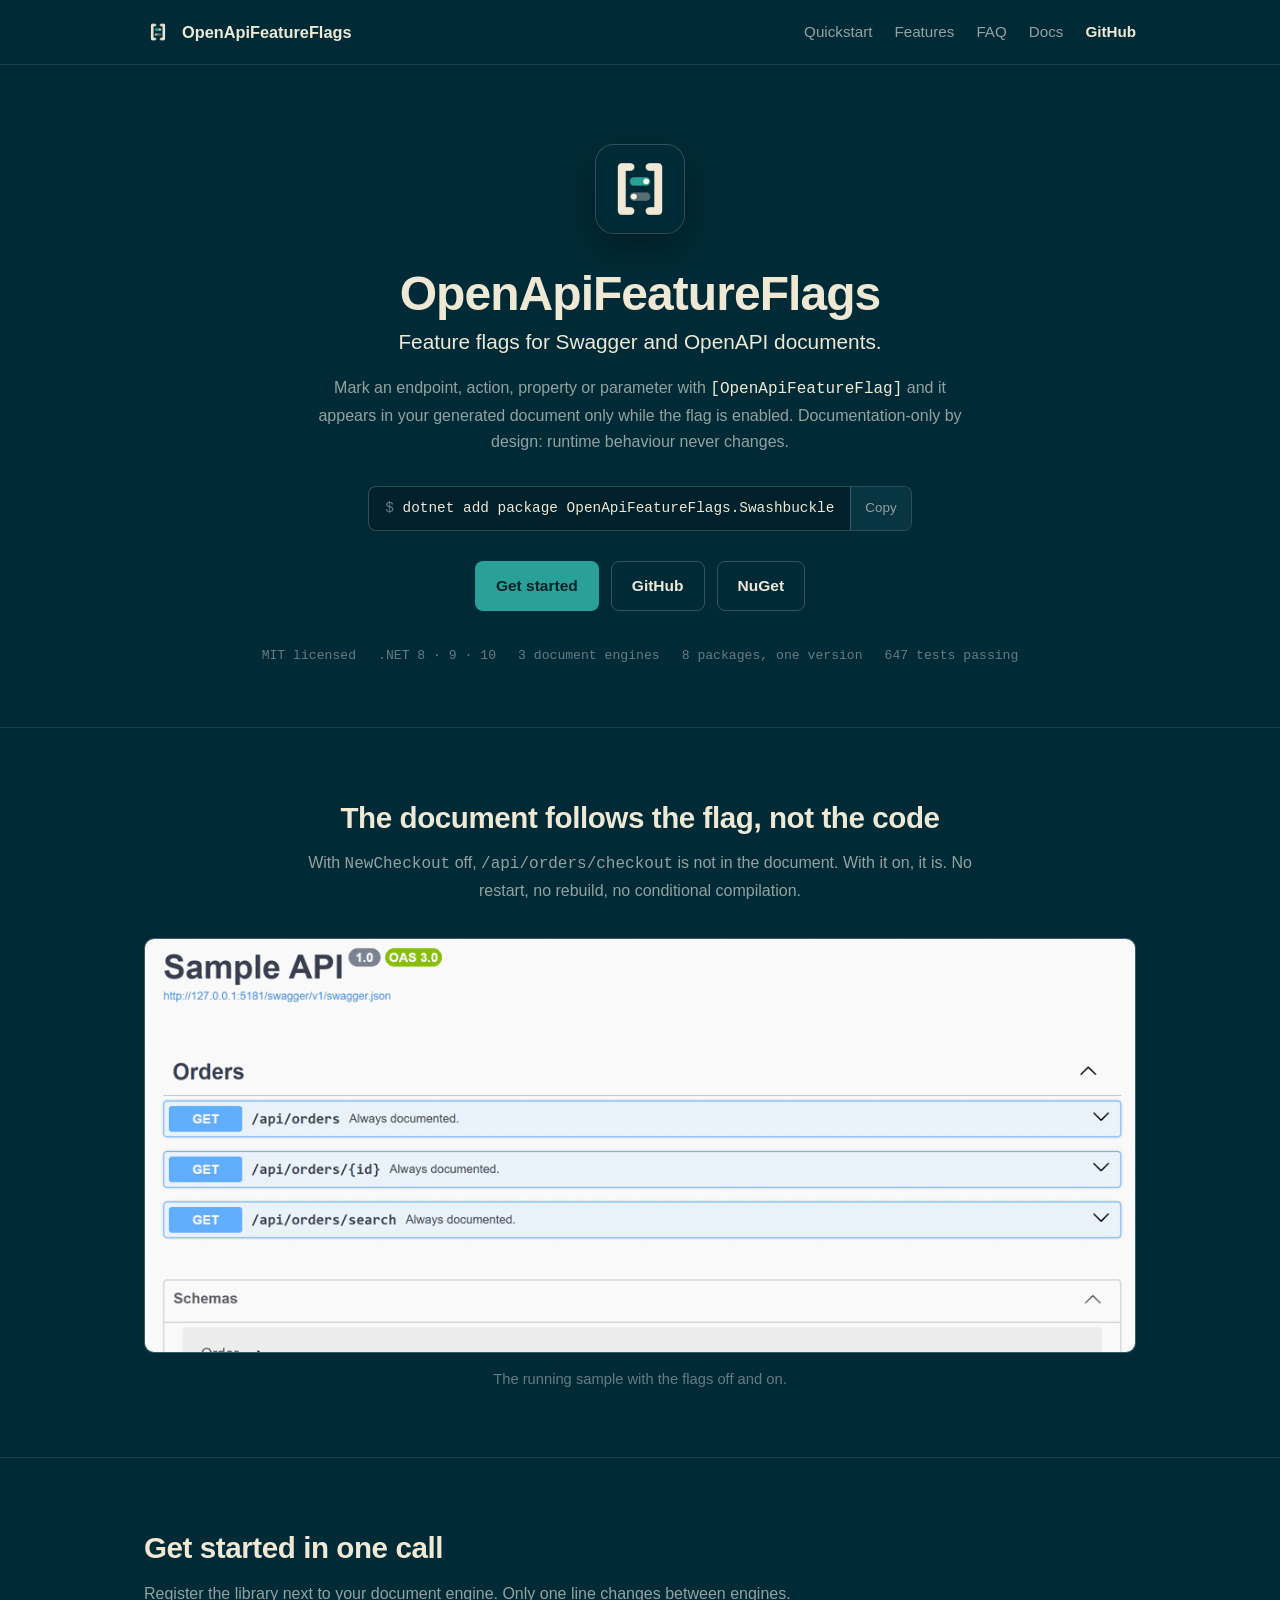
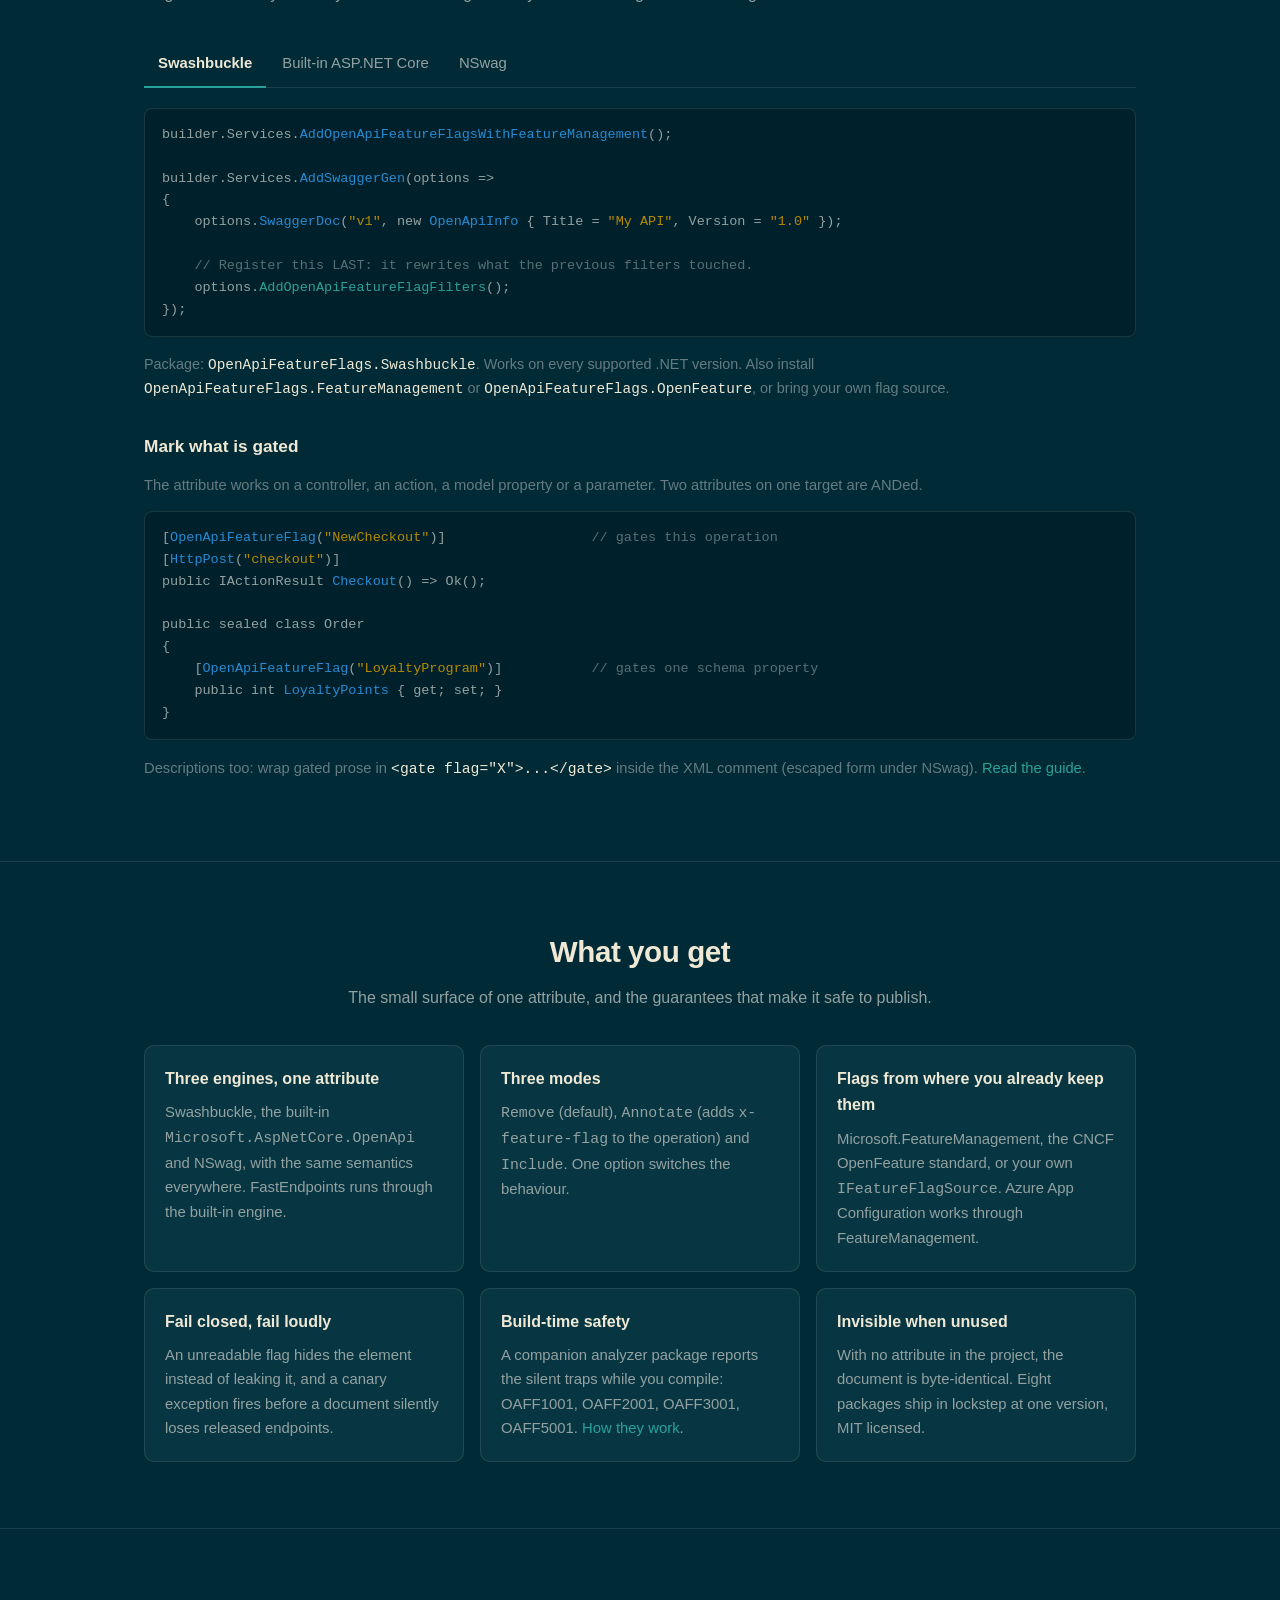
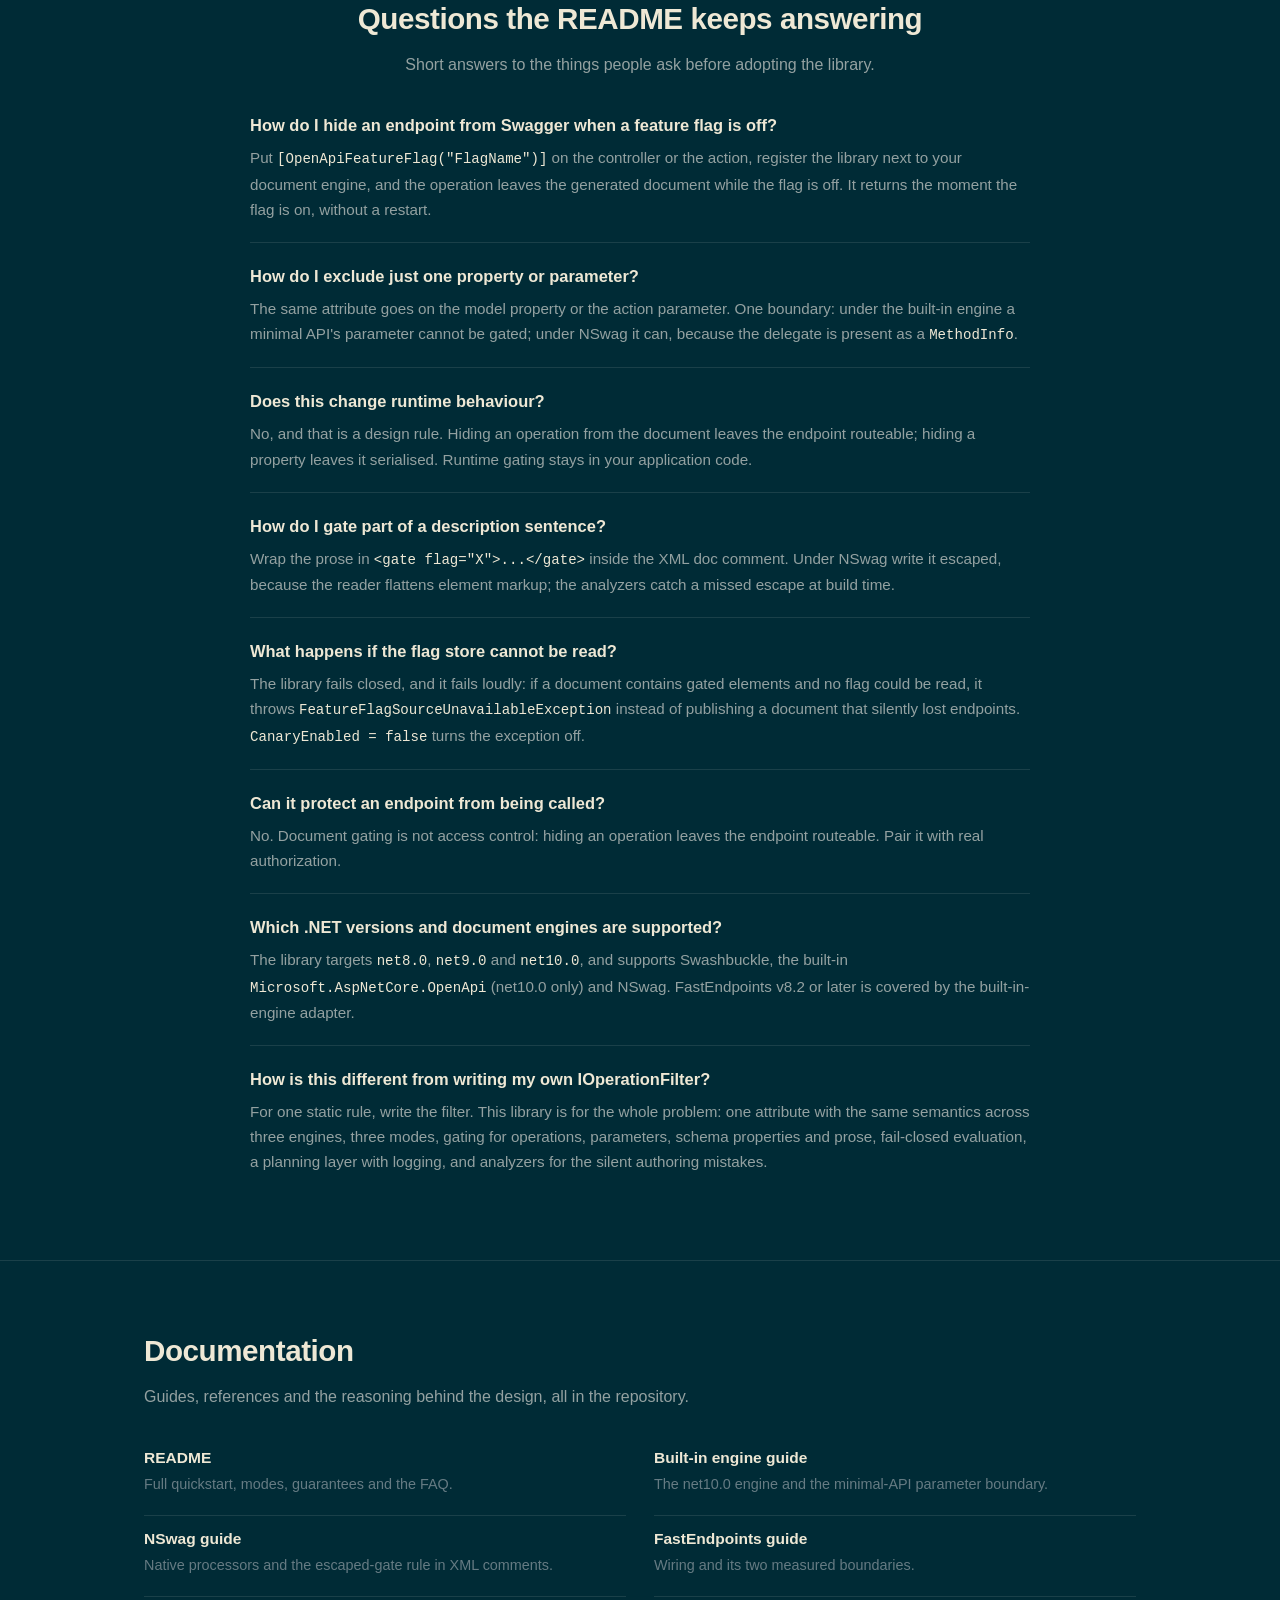
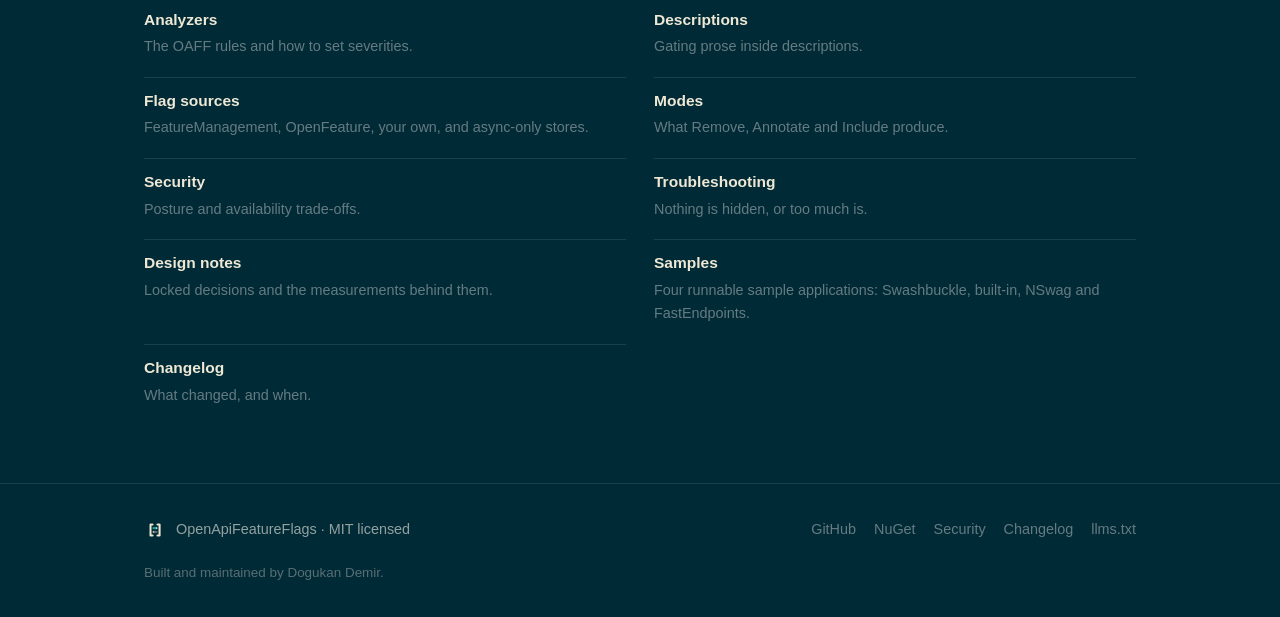
<file: site/index.html>
<!doctype html>
<html lang="en">
<head>
<meta charset="utf-8">
<meta name="viewport" content="width=device-width, initial-scale=1">
<title>OpenApiFeatureFlags: feature flags for Swagger and OpenAPI documents</title>
<meta name="description" content="Hide feature-flagged endpoints, actions, parameters and schema properties from your Swagger and OpenAPI documents on .NET until the flag is enabled. Works with Swashbuckle, the built-in Microsoft.AspNetCore.OpenApi and NSwag.">
<meta name="author" content="Dogukan Demir">
<link rel="canonical" href="https://dogukandemir.github.io/OpenApiFeatureFlags/">
<meta name="theme-color" content="#002b36">
<meta property="og:type" content="website">
<meta property="og:site_name" content="OpenApiFeatureFlags">
<meta property="og:title" content="OpenApiFeatureFlags: feature flags for Swagger and OpenAPI documents">
<meta property="og:description" content="Hide feature-flagged endpoints, actions, parameters and schema properties from your Swagger and OpenAPI documents on .NET until the flag is enabled.">
<meta property="og:url" content="https://dogukandemir.github.io/OpenApiFeatureFlags/">
<meta property="og:image" content="https://dogukandemir.github.io/OpenApiFeatureFlags/assets/og-image.png">
<meta name="twitter:card" content="summary_large_image">
<link rel="icon" type="image/svg+xml" href="assets/icon.svg">
<link rel="alternate icon" type="image/png" href="assets/icon-128.png">
<link rel="stylesheet" href="style.css">
<script type="application/ld+json">
{
  "@context": "https://schema.org",
  "@type": "SoftwareApplication",
  "name": "OpenApiFeatureFlags",
  "alternateName": "OpenAPI feature flags for .NET",
  "description": "Feature flags for Swagger and OpenAPI documents on .NET. Hide flagged endpoints, actions, parameters and schema properties from the generated document until the flag is enabled.",
  "url": "https://dogukandemir.github.io/OpenApiFeatureFlags/",
  "codeRepository": "https://github.com/dogukandemir/OpenApiFeatureFlags",
  "applicationCategory": "DeveloperApplication",
  "operatingSystem": ".NET 8, .NET 9, .NET 10",
  "programmingLanguage": "C#",
  "license": "https://github.com/dogukandemir/OpenApiFeatureFlags/blob/main/LICENSE",
  "offers": { "@type": "Offer", "price": "0", "priceCurrency": "USD" },
  "author": { "@type": "Person", "name": "Dogukan Demir", "url": "https://github.com/dogukandemir" }
}
</script>
<script type="application/ld+json">
{
  "@context": "https://schema.org",
  "@type": "FAQPage",
  "mainEntity": [
    {
      "@type": "Question",
      "name": "How do I hide an endpoint from Swagger when a feature flag is off?",
      "acceptedAnswer": { "@type": "Answer", "text": "Put [OpenApiFeatureFlag(\"FlagName\")] on the controller or the action, register the library next to your document engine, and the operation leaves the generated document while the flag is off. It returns the moment the flag is on, without a restart." }
    },
    {
      "@type": "Question",
      "name": "How do I exclude just one property or parameter from the document?",
      "acceptedAnswer": { "@type": "Answer", "text": "The same attribute goes on the model property or the action parameter. One boundary: under the built-in engine a minimal API's parameter cannot be gated; under NSwag it can, because the delegate is present as a MethodInfo." }
    },
    {
      "@type": "Question",
      "name": "Does document gating change runtime behaviour?",
      "acceptedAnswer": { "@type": "Answer", "text": "No, and that is a design rule. Hiding an operation from the document leaves the endpoint routeable; hiding a property leaves it serialised. Runtime gating stays in your application code." }
    },
    {
      "@type": "Question",
      "name": "How do I gate part of a description sentence?",
      "acceptedAnswer": { "@type": "Answer", "text": "Wrap the prose in a gate element inside the XML doc comment. Under NSwag write it escaped, because the reader flattens element markup; the analyzers catch a missed escape at build time." }
    },
    {
      "@type": "Question",
      "name": "What happens if the flag store cannot be read?",
      "acceptedAnswer": { "@type": "Answer", "text": "The library fails closed, and it fails loudly: if a document contains gated elements and no flag could be read, it throws FeatureFlagSourceUnavailableException instead of publishing a document that silently lost endpoints. CanaryEnabled = false turns the exception off." }
    },
    {
      "@type": "Question",
      "name": "Can it protect an endpoint from being called?",
      "acceptedAnswer": { "@type": "Answer", "text": "No. Document gating is not access control: hiding an operation leaves the endpoint routeable. Pair it with real authorization." }
    },
    {
      "@type": "Question",
      "name": "Which .NET versions and document engines are supported?",
      "acceptedAnswer": { "@type": "Answer", "text": "The library targets net8.0, net9.0 and net10.0, and supports Swashbuckle, the built-in Microsoft.AspNetCore.OpenApi (net10.0 only) and NSwag. FastEndpoints v8.2 or later is covered by the built-in-engine adapter." }
    },
    {
      "@type": "Question",
      "name": "How is this different from writing my own IOperationFilter?",
      "acceptedAnswer": { "@type": "Answer", "text": "For one static rule, write the filter. This library is for the whole problem: one attribute with the same semantics across three engines, three modes, gating for operations, parameters, schema properties and prose, fail-closed evaluation, a planning layer with logging, and analyzers for the silent authoring mistakes." }
    }
  ]
}
</script>
</head>
<body>
<a class="skip" href="#main">Skip to content</a>

<header class="site-header">
  <div class="container">
    <a class="brand" href="./">
      <img src="assets/icon-128.png" alt="OpenApiFeatureFlags mark" width="28" height="28">
      OpenApiFeatureFlags
    </a>
    <nav class="nav" aria-label="Main">
      <a href="#quickstart">Quickstart</a>
      <a href="#features">Features</a>
      <a href="#faq">FAQ</a>
      <a class="nav-docs" href="#docs">Docs</a>
      <a class="nav-github" href="https://github.com/dogukandemir/OpenApiFeatureFlags">GitHub</a>
    </nav>
  </div>
</header>

<main id="main">

  <section class="hero">
    <div class="container">
      <img class="mark" src="assets/icon-256.png" alt="The OpenApiFeatureFlags mark: two toggle pills between square brackets, in Solarized cyan" width="88" height="88">
      <h1>OpenApiFeatureFlags</h1>
      <p class="tagline">Feature flags for Swagger and OpenAPI documents.</p>
      <p class="lede">Mark an endpoint, action, property or parameter with <code>[OpenApiFeatureFlag]</code> and it appears in your generated document only while the flag is enabled. Documentation-only by design: runtime behaviour never changes.</p>
      <div class="install">
        <code id="install-cmd"><span class="prompt">$</span> dotnet add package OpenApiFeatureFlags.Swashbuckle</code>
        <button data-copy="#install-cmd" aria-label="Copy the install command">Copy</button>
      </div>
      <div class="actions">
        <a class="btn btn-primary" href="#quickstart">Get started</a>
        <a class="btn btn-secondary" href="https://github.com/dogukandemir/OpenApiFeatureFlags">GitHub</a>
        <a class="btn btn-secondary" href="https://www.nuget.org/packages/OpenApiFeatureFlags">NuGet</a>
      </div>
      <div class="stats">
        <span>MIT licensed</span>
        <span>.NET 8 &middot; 9 &middot; 10</span>
        <span>3 document engines</span>
        <span>8 packages, one version</span>
        <span>647 tests passing</span>
      </div>
    </div>
  </section>

  <section class="section">
    <div class="container">
      <div class="section-head center">
        <h2>The document follows the flag, not the code</h2>
        <p>With <code>NewCheckout</code> off, <code>/api/orders/checkout</code> is not in the document. With it on, it is. No restart, no rebuild, no conditional compilation.</p>
      </div>
      <div class="demo-frame">
        <img src="assets/demo-toggle.gif" alt="The sample application's Swagger UI with the NewCheckout flag off, then on; the checkout operation appears without a restart" width="1080" height="450" loading="lazy">
      </div>
      <p class="demo-caption">The running sample with the flags off and on.</p>
    </div>
  </section>

  <section class="section" id="quickstart">
    <div class="container">
      <div class="section-head">
        <h2>Get started in one call</h2>
        <p>Register the library next to your document engine. Only one line changes between engines.</p>
      </div>
      <div class="tabs" role="tablist" aria-label="Document engine">
        <button role="tab" id="tab-swashbuckle" aria-controls="panel-swashbuckle" aria-selected="true">Swashbuckle</button>
        <button role="tab" id="tab-builtin" aria-controls="panel-builtin" aria-selected="false" tabindex="-1">Built-in ASP.NET Core</button>
        <button role="tab" id="tab-nswag" aria-controls="panel-nswag" aria-selected="false" tabindex="-1">NSwag</button>
      </div>

      <div role="tabpanel" id="panel-swashbuckle" aria-labelledby="tab-swashbuckle" class="tabpanel">
        <pre><code>builder.Services.<span class="n">AddOpenApiFeatureFlagsWithFeatureManagement</span>();

builder.Services.<span class="n">AddSwaggerGen</span>(options =&gt;
{
    options.<span class="n">SwaggerDoc</span>(<span class="s">"v1"</span>, new <span class="n">OpenApiInfo</span> { Title = <span class="s">"My API"</span>, Version = <span class="s">"1.0"</span> });

    <span class="c">// Register this LAST: it rewrites what the previous filters touched.</span>
    options.<span class="hl">AddOpenApiFeatureFlagFilters</span>();
});</code></pre>
        <p class="engine-note">Package: <code class="inline">OpenApiFeatureFlags.Swashbuckle</code>. Works on every supported .NET version. Also install <code class="inline">OpenApiFeatureFlags.FeatureManagement</code> or <code class="inline">OpenApiFeatureFlags.OpenFeature</code>, or bring your own flag source.</p>
      </div>

      <div role="tabpanel" id="panel-builtin" aria-labelledby="tab-builtin" class="tabpanel" hidden>
        <pre><code>builder.Services.<span class="n">AddOpenApiFeatureFlagsWithFeatureManagement</span>();

builder.Services.<span class="n">AddOpenApi</span>(options =&gt;
{
    options.<span class="hl">AddOpenApiFeatureFlagTransformers</span>();
});</code></pre>
        <p class="engine-note">Package: <code class="inline">OpenApiFeatureFlags.AspNetCore</code>. <strong>.NET 10 only.</strong> FastEndpoints v8.2 or later runs through this engine.</p>
      </div>

      <div role="tabpanel" id="panel-nswag" aria-labelledby="tab-nswag" class="tabpanel" hidden>
        <pre><code>builder.Services.<span class="n">AddOpenApiFeatureFlagsWithFeatureManagement</span>();

builder.Services.<span class="n">AddOpenApiDocument</span>((settings, services) =&gt;
{
    settings.<span class="hl">AddOpenApiFeatureFlagProcessors</span>(services);
});</code></pre>
        <p class="engine-note">Package: <code class="inline">OpenApiFeatureFlags.NSwag</code>. The two-argument overload is required: it hands over the real service provider.</p>
      </div>

      <h3 class="qs-sub">Mark what is gated</h3>
      <p class="qs-note">The attribute works on a controller, an action, a model property or a parameter. Two attributes on one target are ANDed.</p>
      <pre><code>[<span class="n">OpenApiFeatureFlag</span>(<span class="s">"NewCheckout"</span>)]                  <span class="c">// gates this operation</span>
[<span class="n">HttpPost</span>(<span class="s">"checkout"</span>)]
public IActionResult <span class="n">Checkout</span>() =&gt; Ok();

public sealed class Order
{
    [<span class="n">OpenApiFeatureFlag</span>(<span class="s">"LoyaltyProgram"</span>)]           <span class="c">// gates one schema property</span>
    public int <span class="n">LoyaltyPoints</span> { get; set; }
}</code></pre>
      <p class="qs-note">Descriptions too: wrap gated prose in <code class="inline">&lt;gate flag="X"&gt;...&lt;/gate&gt;</code> inside the XML comment (escaped form under NSwag). <a href="https://github.com/dogukandemir/OpenApiFeatureFlags/blob/main/docs/descriptions.md">Read the guide</a>.</p>
    </div>
  </section>

  <section class="section" id="features">
    <div class="container">
      <div class="section-head center">
        <h2>What you get</h2>
        <p>The small surface of one attribute, and the guarantees that make it safe to publish.</p>
      </div>
      <div class="cards">
        <div class="card">
          <h3>Three engines, one attribute</h3>
          <p>Swashbuckle, the built-in <code>Microsoft.AspNetCore.OpenApi</code> and NSwag, with the same semantics everywhere. FastEndpoints runs through the built-in engine.</p>
        </div>
        <div class="card">
          <h3>Three modes</h3>
          <p><code>Remove</code> (default), <code>Annotate</code> (adds <code>x-feature-flag</code> to the operation) and <code>Include</code>. One option switches the behaviour.</p>
        </div>
        <div class="card">
          <h3>Flags from where you already keep them</h3>
          <p>Microsoft.FeatureManagement, the CNCF OpenFeature standard, or your own <code>IFeatureFlagSource</code>. Azure App Configuration works through FeatureManagement.</p>
        </div>
        <div class="card">
          <h3>Fail closed, fail loudly</h3>
          <p>An unreadable flag hides the element instead of leaking it, and a canary exception fires before a document silently loses released endpoints.</p>
        </div>
        <div class="card">
          <h3>Build-time safety</h3>
          <p>A companion analyzer package reports the silent traps while you compile: OAFF1001, OAFF2001, OAFF3001, OAFF5001. <a href="https://github.com/dogukandemir/OpenApiFeatureFlags/blob/main/docs/analyzers.md">How they work</a>.</p>
        </div>
        <div class="card">
          <h3>Invisible when unused</h3>
          <p>With no attribute in the project, the document is byte-identical. Eight packages ship in lockstep at one version, MIT licensed.</p>
        </div>
      </div>
    </div>
  </section>

  <section class="section" id="faq">
    <div class="container">
      <div class="section-head center">
        <h2>Questions the README keeps answering</h2>
        <p>Short answers to the things people ask before adopting the library.</p>
      </div>
      <div class="faq">
        <div class="faq-item">
          <h3>How do I hide an endpoint from Swagger when a feature flag is off?</h3>
          <p>Put <code>[OpenApiFeatureFlag("FlagName")]</code> on the controller or the action, register the library next to your document engine, and the operation leaves the generated document while the flag is off. It returns the moment the flag is on, without a restart.</p>
        </div>
        <div class="faq-item">
          <h3>How do I exclude just one property or parameter?</h3>
          <p>The same attribute goes on the model property or the action parameter. One boundary: under the built-in engine a minimal API's parameter cannot be gated; under NSwag it can, because the delegate is present as a <code>MethodInfo</code>.</p>
        </div>
        <div class="faq-item">
          <h3>Does this change runtime behaviour?</h3>
          <p>No, and that is a design rule. Hiding an operation from the document leaves the endpoint routeable; hiding a property leaves it serialised. Runtime gating stays in your application code.</p>
        </div>
        <div class="faq-item">
          <h3>How do I gate part of a description sentence?</h3>
          <p>Wrap the prose in <code>&lt;gate flag="X"&gt;...&lt;/gate&gt;</code> inside the XML doc comment. Under NSwag write it escaped, because the reader flattens element markup; the analyzers catch a missed escape at build time.</p>
        </div>
        <div class="faq-item">
          <h3>What happens if the flag store cannot be read?</h3>
          <p>The library fails closed, and it fails loudly: if a document contains gated elements and no flag could be read, it throws <code>FeatureFlagSourceUnavailableException</code> instead of publishing a document that silently lost endpoints. <code>CanaryEnabled = false</code> turns the exception off.</p>
        </div>
        <div class="faq-item">
          <h3>Can it protect an endpoint from being called?</h3>
          <p>No. Document gating is not access control: hiding an operation leaves the endpoint routeable. Pair it with real authorization.</p>
        </div>
        <div class="faq-item">
          <h3>Which .NET versions and document engines are supported?</h3>
          <p>The library targets <code>net8.0</code>, <code>net9.0</code> and <code>net10.0</code>, and supports Swashbuckle, the built-in <code>Microsoft.AspNetCore.OpenApi</code> (net10.0 only) and NSwag. FastEndpoints v8.2 or later is covered by the built-in-engine adapter.</p>
        </div>
        <div class="faq-item">
          <h3>How is this different from writing my own IOperationFilter?</h3>
          <p>For one static rule, write the filter. This library is for the whole problem: one attribute with the same semantics across three engines, three modes, gating for operations, parameters, schema properties and prose, fail-closed evaluation, a planning layer with logging, and analyzers for the silent authoring mistakes.</p>
        </div>
      </div>
    </div>
  </section>

  <section class="section" id="docs">
    <div class="container">
      <div class="section-head">
        <h2>Documentation</h2>
        <p>Guides, references and the reasoning behind the design, all in the repository.</p>
      </div>
      <div class="docs-grid">
        <div class="docs-item">
          <a class="doc-link" href="https://github.com/dogukandemir/OpenApiFeatureFlags/blob/main/README.md">README</a>
          <span class="desc">Full quickstart, modes, guarantees and the FAQ.</span>
        </div>
        <div class="docs-item">
          <a class="doc-link" href="https://github.com/dogukandemir/OpenApiFeatureFlags/blob/main/docs/aspnetcore.md">Built-in engine guide</a>
          <span class="desc">The net10.0 engine and the minimal-API parameter boundary.</span>
        </div>
        <div class="docs-item">
          <a class="doc-link" href="https://github.com/dogukandemir/OpenApiFeatureFlags/blob/main/docs/nswag.md">NSwag guide</a>
          <span class="desc">Native processors and the escaped-gate rule in XML comments.</span>
        </div>
        <div class="docs-item">
          <a class="doc-link" href="https://github.com/dogukandemir/OpenApiFeatureFlags/blob/main/docs/fastendpoints.md">FastEndpoints guide</a>
          <span class="desc">Wiring and its two measured boundaries.</span>
        </div>
        <div class="docs-item">
          <a class="doc-link" href="https://github.com/dogukandemir/OpenApiFeatureFlags/blob/main/docs/analyzers.md">Analyzers</a>
          <span class="desc">The OAFF rules and how to set severities.</span>
        </div>
        <div class="docs-item">
          <a class="doc-link" href="https://github.com/dogukandemir/OpenApiFeatureFlags/blob/main/docs/descriptions.md">Descriptions</a>
          <span class="desc">Gating prose inside descriptions.</span>
        </div>
        <div class="docs-item">
          <a class="doc-link" href="https://github.com/dogukandemir/OpenApiFeatureFlags/blob/main/docs/flag-sources.md">Flag sources</a>
          <span class="desc">FeatureManagement, OpenFeature, your own, and async-only stores.</span>
        </div>
        <div class="docs-item">
          <a class="doc-link" href="https://github.com/dogukandemir/OpenApiFeatureFlags/blob/main/docs/modes.md">Modes</a>
          <span class="desc">What Remove, Annotate and Include produce.</span>
        </div>
        <div class="docs-item">
          <a class="doc-link" href="https://github.com/dogukandemir/OpenApiFeatureFlags/blob/main/docs/security.md">Security</a>
          <span class="desc">Posture and availability trade-offs.</span>
        </div>
        <div class="docs-item">
          <a class="doc-link" href="https://github.com/dogukandemir/OpenApiFeatureFlags/blob/main/docs/troubleshooting.md">Troubleshooting</a>
          <span class="desc">Nothing is hidden, or too much is.</span>
        </div>
        <div class="docs-item">
          <a class="doc-link" href="https://github.com/dogukandemir/OpenApiFeatureFlags/blob/main/docs/design.md">Design notes</a>
          <span class="desc">Locked decisions and the measurements behind them.</span>
        </div>
        <div class="docs-item">
          <a class="doc-link" href="https://github.com/dogukandemir/OpenApiFeatureFlags/tree/main/samples">Samples</a>
          <span class="desc">Four runnable sample applications: Swashbuckle, built-in, NSwag and FastEndpoints.</span>
        </div>
        <div class="docs-item">
          <a class="doc-link" href="https://github.com/dogukandemir/OpenApiFeatureFlags/blob/main/CHANGELOG.md">Changelog</a>
          <span class="desc">What changed, and when.</span>
        </div>
      </div>
    </div>
  </section>

</main>

<footer class="site-footer">
  <div class="container">
    <div class="foot-brand">
      <img src="assets/icon-128.png" alt="" width="22" height="22">
      <span>OpenApiFeatureFlags &middot; MIT licensed</span>
    </div>
    <nav aria-label="Footer">
      <a href="https://github.com/dogukandemir/OpenApiFeatureFlags">GitHub</a>
      <a href="https://www.nuget.org/packages/OpenApiFeatureFlags">NuGet</a>
      <a href="https://github.com/dogukandemir/OpenApiFeatureFlags/blob/main/SECURITY.md">Security</a>
      <a href="https://github.com/dogukandemir/OpenApiFeatureFlags/blob/main/CHANGELOG.md">Changelog</a>
      <a href="llms.txt">llms.txt</a>
    </nav>
    <p class="colophon">Built and maintained by Dogukan Demir.</p>
  </div>
</footer>

<script src="script.js" defer></script>
</body>
</html>
</file>
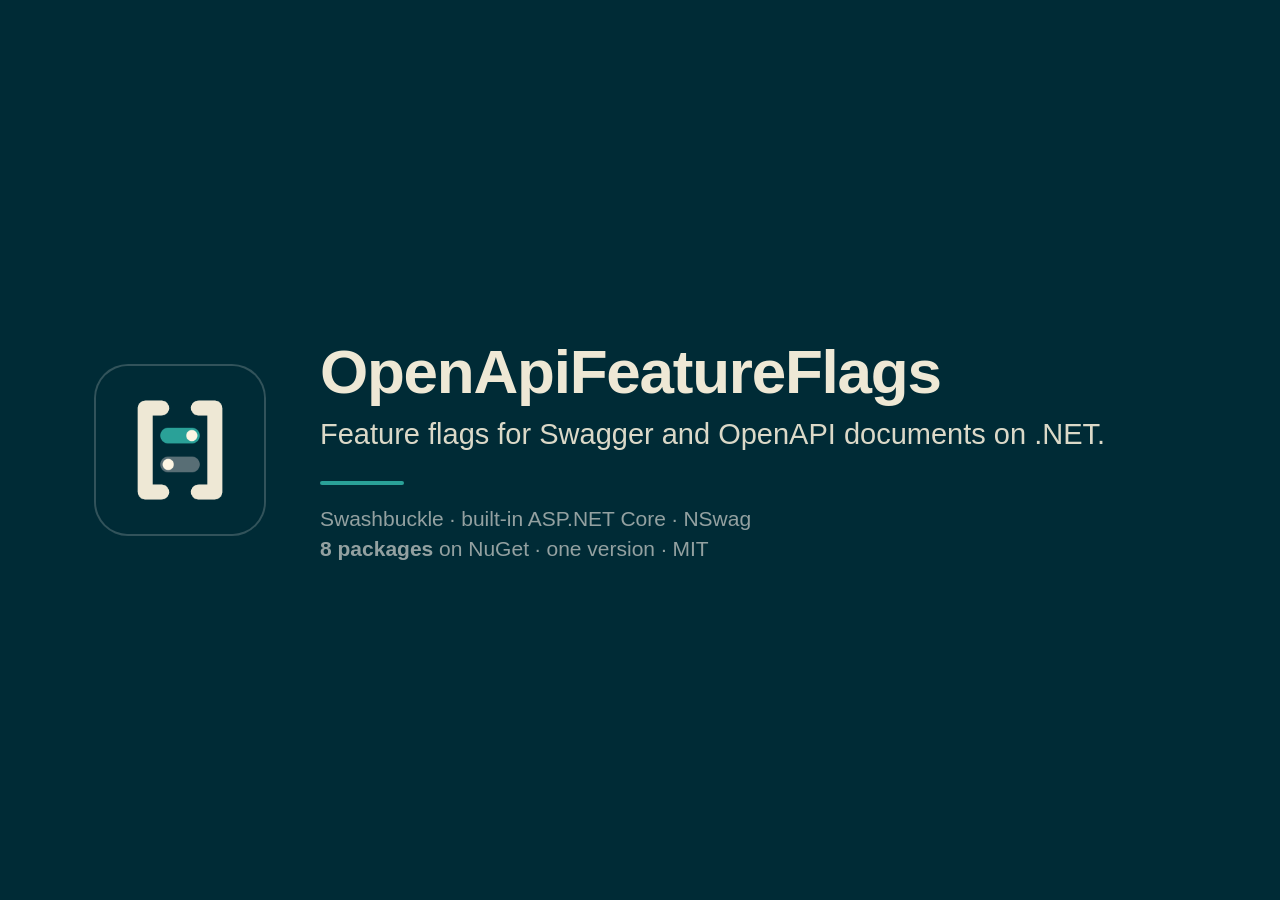
<file: site/og.html>
<!doctype html>
<html lang="en">
<head>
<meta charset="utf-8">
<meta name="viewport" content="width=device-width, initial-scale=1">
<title>OpenApiFeatureFlags</title>
<style>
  :root {
    --bg: #002b36;
    --text: #93a1a1;
    --text-strong: #eee8d5;
    --accent: #2aa198;
  }
  * { box-sizing: border-box; margin: 0; }
  html, body { width: 100%; height: 100vh; overflow: hidden; }
  body {
    background: var(--bg);
    color: var(--text);
    font-family: -apple-system, BlinkMacSystemFont, "Segoe UI", Roboto, "Helvetica Neue", Arial, sans-serif;
    display: flex;
    align-items: center;
    padding: 0 96px;
  }
  img { width: 168px; height: 168px; border-radius: 32px; box-shadow: 0 0 0 2px rgba(147,161,161,.34); flex: none; }
  .copy { margin-left: 56px; }
  h1 { font-size: 62px; letter-spacing: -0.02em; color: var(--text-strong); line-height: 1.05; }
  .tag { margin-top: 14px; font-size: 29px; color: var(--text-strong); opacity: .92; }
  .meta { margin-top: 22px; font-size: 21px; color: var(--text); }
  .meta2 { margin-top: 6px; font-size: 21px; color: var(--text); }
  .meta b { color: var(--accent); font-weight: 600; }
  .rule { width: 84px; height: 4px; background: var(--accent); border-radius: 2px; margin-top: 30px; }
</style>
</head>
<body>
  <img src="assets/icon-256.png" alt="OpenApiFeatureFlags mark">
  <div class="copy">
    <h1>OpenApiFeatureFlags</h1>
    <p class="tag">Feature flags for Swagger and OpenAPI documents on .NET.</p>
    <div class="rule"></div>
    <p class="meta">Swashbuckle &middot; built-in ASP.NET Core &middot; NSwag</p>
    <p class="meta2"><b>8 packages</b> on NuGet &middot; one version &middot; MIT</p>
  </div>
</body>
</html>
</file>
<file: site/style.css>
/* OpenApiFeatureFlags website. Solarized dark palette, matching the project mark.
   Hand-rolled, no frameworks, no external requests. */

:root {
  --bg: #002b36;
  --bg-elev: #073642;
  --bg-code: #00212b;
  --border: rgba(147, 161, 161, 0.18);
  --border-strong: rgba(147, 161, 161, 0.34);
  --text: #93a1a1;
  --text-dim: #657b83;
  --text-faint: #586e75;
  --text-strong: #eee8d5;
  --accent: #2aa198;
  --accent-bright: #35b5ac;
  --yellow: #b58900;
  --blue: #268bd2;
  --mono: ui-monospace, "Cascadia Code", "SF Mono", Menlo, Consolas, monospace;
  --sans: -apple-system, BlinkMacSystemFont, "Segoe UI", Roboto, "Helvetica Neue", Arial, sans-serif;
  --radius: 10px;
  --container: 1040px;
}

* { box-sizing: border-box; }

html { scroll-behavior: smooth; }
@media (prefers-reduced-motion: reduce) { html { scroll-behavior: auto; } }

body {
  margin: 0;
  background: var(--bg);
  color: var(--text);
  font-family: var(--sans);
  font-size: 16px;
  line-height: 1.65;
  -webkit-font-smoothing: antialiased;
  text-rendering: optimizeLegibility;
}

a { color: var(--accent); text-decoration: none; }
a:hover { text-decoration: underline; }

::selection { background: rgba(42, 161, 152, 0.35); color: var(--text-strong); }
:focus-visible { outline: 2px solid var(--accent); outline-offset: 2px; border-radius: 2px; }

.container { max-width: var(--container); margin: 0 auto; padding: 0 24px; }

/* Header */
.site-header {
  position: sticky;
  top: 0;
  z-index: 20;
  background: var(--bg);
  border-bottom: 1px solid var(--border);
}
.site-header .container {
  display: flex;
  align-items: center;
  justify-content: space-between;
  gap: 16px;
  min-height: 64px;
}
.brand {
  display: flex;
  align-items: center;
  gap: 10px;
  color: var(--text-strong);
  font-weight: 650;
  font-size: 1.02rem;
}
.brand:hover { text-decoration: none; }
.brand img { width: 28px; height: 28px; border-radius: 6px; display: block; }
.nav { display: flex; align-items: center; gap: 22px; font-size: 0.95rem; }
.nav a { color: var(--text); }
.nav a:hover { color: var(--text-strong); text-decoration: none; }
.nav a.nav-github { color: var(--text-strong); font-weight: 550; }
@media (max-width: 760px) {
  .nav a:not(.nav-docs):not(.nav-github) { display: none; }
  .nav { gap: 16px; }
}

/* Hero */
.hero { padding: 80px 0 60px; text-align: center; }
.hero .mark {
  width: 88px;
  height: 88px;
  border-radius: 18px;
  box-shadow: 0 0 0 1px var(--border-strong), 0 14px 36px rgba(0, 0, 0, 0.35);
}
.hero h1 {
  margin: 26px 0 4px;
  font-size: clamp(2.1rem, 5vw, 3rem);
  line-height: 1.12;
  letter-spacing: -0.02em;
  color: var(--text-strong);
}
.hero .tagline {
  margin: 0 auto 16px;
  font-size: clamp(1.08rem, 2.4vw, 1.3rem);
  color: var(--text-strong);
  font-weight: 450;
}
.hero .lede { max-width: 660px; margin: 0 auto 30px; }
.hero .lede code, .section code.inline { color: var(--text-strong); white-space: nowrap; }

.btn {
  display: inline-flex;
  align-items: center;
  gap: 8px;
  padding: 11px 20px;
  border-radius: 8px;
  border: 1px solid transparent;
  font: inherit;
  font-size: 0.97rem;
  font-weight: 600;
  cursor: pointer;
}
.btn:hover { text-decoration: none; }
.btn-primary { background: var(--accent); color: #002129; }
.btn-primary:hover { background: var(--accent-bright); }
.btn-secondary { border-color: var(--border-strong); color: var(--text-strong); }
.btn-secondary:hover { border-color: var(--accent); }
.hero .actions { display: flex; justify-content: center; flex-wrap: wrap; gap: 12px; margin-bottom: 34px; }

.install {
  display: inline-flex;
  align-items: stretch;
  border: 1px solid var(--border-strong);
  border-radius: 8px;
  overflow: hidden;
  background: var(--bg-code);
  margin-bottom: 30px;
  max-width: 100%;
}
.install code {
  padding: 10px 16px;
  font-family: var(--mono);
  font-size: 0.9rem;
  color: var(--text-strong);
  white-space: nowrap;
  overflow-x: auto;
}
.install code .prompt { color: var(--text-dim); user-select: none; }
.install button {
  border: none;
  border-left: 1px solid var(--border-strong);
  background: var(--bg-elev);
  color: var(--text);
  padding: 10px 14px;
  font: inherit;
  font-size: 0.84rem;
  cursor: pointer;
  white-space: nowrap;
}
.install button:hover { color: var(--text-strong); }
@media (max-width: 560px) {
  .install code { white-space: normal; word-break: break-all; }
}

.stats {
  display: flex;
  flex-wrap: wrap;
  justify-content: center;
  gap: 8px 22px;
  color: var(--text-dim);
  font-family: var(--mono);
  font-size: 0.82rem;
}
.stats a { color: var(--text-dim); }
.stats a:hover { color: var(--accent); }

/* Sections */
.section { padding: 66px 0; border-top: 1px solid var(--border); }
.section-head { margin-bottom: 34px; }
.section-head.center { text-align: center; }
.section-head h2 {
  margin: 0 0 8px;
  font-size: clamp(1.5rem, 3vw, 1.85rem);
  letter-spacing: -0.015em;
  color: var(--text-strong);
}
.section-head p { margin: 0; max-width: 680px; }
.section-head.center p { margin: 0 auto; }

/* Demo */
.demo-frame {
  border: 1px solid var(--border-strong);
  border-radius: var(--radius);
  overflow: hidden;
  background: var(--bg-elev);
}
.demo-frame img { display: block; width: 100%; height: auto; }
.demo-caption {
  margin: 14px 0 0;
  text-align: center;
  color: var(--text-dim);
  font-size: 0.92rem;
}

/* Quickstart */
.tabs {
  display: flex;
  flex-wrap: wrap;
  gap: 2px;
  border-bottom: 1px solid var(--border);
  margin-bottom: 20px;
}
.tabs [role="tab"] {
  background: none;
  border: none;
  border-bottom: 2px solid transparent;
  margin-bottom: -1px;
  padding: 10px 14px;
  font: inherit;
  font-size: 0.93rem;
  color: var(--text);
  cursor: pointer;
}
.tabs [role="tab"]:hover { color: var(--text-strong); }
.tabs [role="tab"][aria-selected="true"] {
  color: var(--text-strong);
  border-bottom-color: var(--accent);
  font-weight: 600;
}
.tabpanel[hidden] { display: none; }
.engine-note { color: var(--text-dim); font-size: 0.9rem; margin: 10px 0 0; }

pre {
  margin: 0 0 16px;
  padding: 15px 17px;
  background: var(--bg-code);
  border: 1px solid var(--border);
  border-radius: 8px;
  overflow-x: auto;
  font-family: var(--mono);
  font-size: 13.5px;
  line-height: 1.62;
  color: var(--text);
}
pre .c { color: var(--text-faint); }
pre .s { color: var(--yellow); }
pre .hl { color: var(--accent); }
pre .n { color: var(--blue); }

.qs-sub { margin: 30px 0 12px; font-size: 1.08rem; color: var(--text-strong); }
.qs-note { color: var(--text-dim); font-size: 0.92rem; margin: 0 0 14px; }

/* Feature cards */
.cards {
  display: grid;
  grid-template-columns: repeat(3, 1fr);
  gap: 16px;
}
@media (max-width: 920px) { .cards { grid-template-columns: 1fr 1fr; } }
@media (max-width: 620px) { .cards { grid-template-columns: 1fr; } }
.card {
  background: var(--bg-elev);
  border: 1px solid var(--border);
  border-radius: var(--radius);
  padding: 20px;
}
.card h3 {
  margin: 0 0 8px;
  font-size: 1rem;
  color: var(--text-strong);
}
.card p { margin: 0; font-size: 0.93rem; }
.card a { color: var(--accent); }

/* FAQ */
.faq { max-width: 780px; margin: 0 auto; }
.faq-item { border-top: 1px solid var(--border); padding: 20px 0; }
.faq-item:first-child { border-top: none; padding-top: 0; }
.faq-item h3 {
  margin: 0 0 6px;
  font-size: 1.03rem;
  color: var(--text-strong);
}
.faq-item p { margin: 0; font-size: 0.95rem; }
.faq-item code { color: var(--text-strong); font-size: 0.88rem; white-space: nowrap; }

/* Docs */
.docs-grid {
  display: grid;
  grid-template-columns: 1fr 1fr;
  gap: 8px 28px;
}
@media (max-width: 760px) { .docs-grid { grid-template-columns: 1fr; } }
.docs-grid a.doc-link {
  color: var(--text-strong);
  font-weight: 600;
  font-size: 0.97rem;
}
.docs-grid .desc { color: var(--text-dim); font-size: 0.9rem; display: block; margin-top: 2px; }
.docs-item { padding: 10px 0; border-top: 1px solid var(--border); }
.docs-grid .docs-item:nth-child(-n+2) { border-top: none; padding-top: 0; }
@media (max-width: 760px) { .docs-grid .docs-item:nth-child(2) { border-top: 1px solid var(--border); padding-top: 10px; } }

/* Footer */
.site-footer {
  border-top: 1px solid var(--border);
  padding: 34px 0 46px;
  font-size: 0.9rem;
  color: var(--text-dim);
}
.site-footer .container {
  display: flex;
  flex-wrap: wrap;
  gap: 14px 26px;
  align-items: center;
  justify-content: space-between;
}
.site-footer .foot-brand { display: flex; align-items: center; gap: 10px; color: var(--text); }
.site-footer .foot-brand img { width: 22px; height: 22px; border-radius: 5px; }
.site-footer nav { display: flex; flex-wrap: wrap; gap: 18px; }
.site-footer nav a { color: var(--text-dim); }
.site-footer nav a:hover { color: var(--accent); }

.skip {
  position: absolute;
  left: -9999px;
  top: 0;
  background: var(--accent);
  color: #002129;
  padding: 8px 14px;
  border-radius: 0 0 8px 0;
  z-index: 40;
  font-weight: 600;
}
.skip:focus { left: 0; }

.colophon {
  flex-basis: 100%;
  margin: 6px 0 0;
  color: var(--text-faint);
  font-size: 0.84rem;
}
</file>
